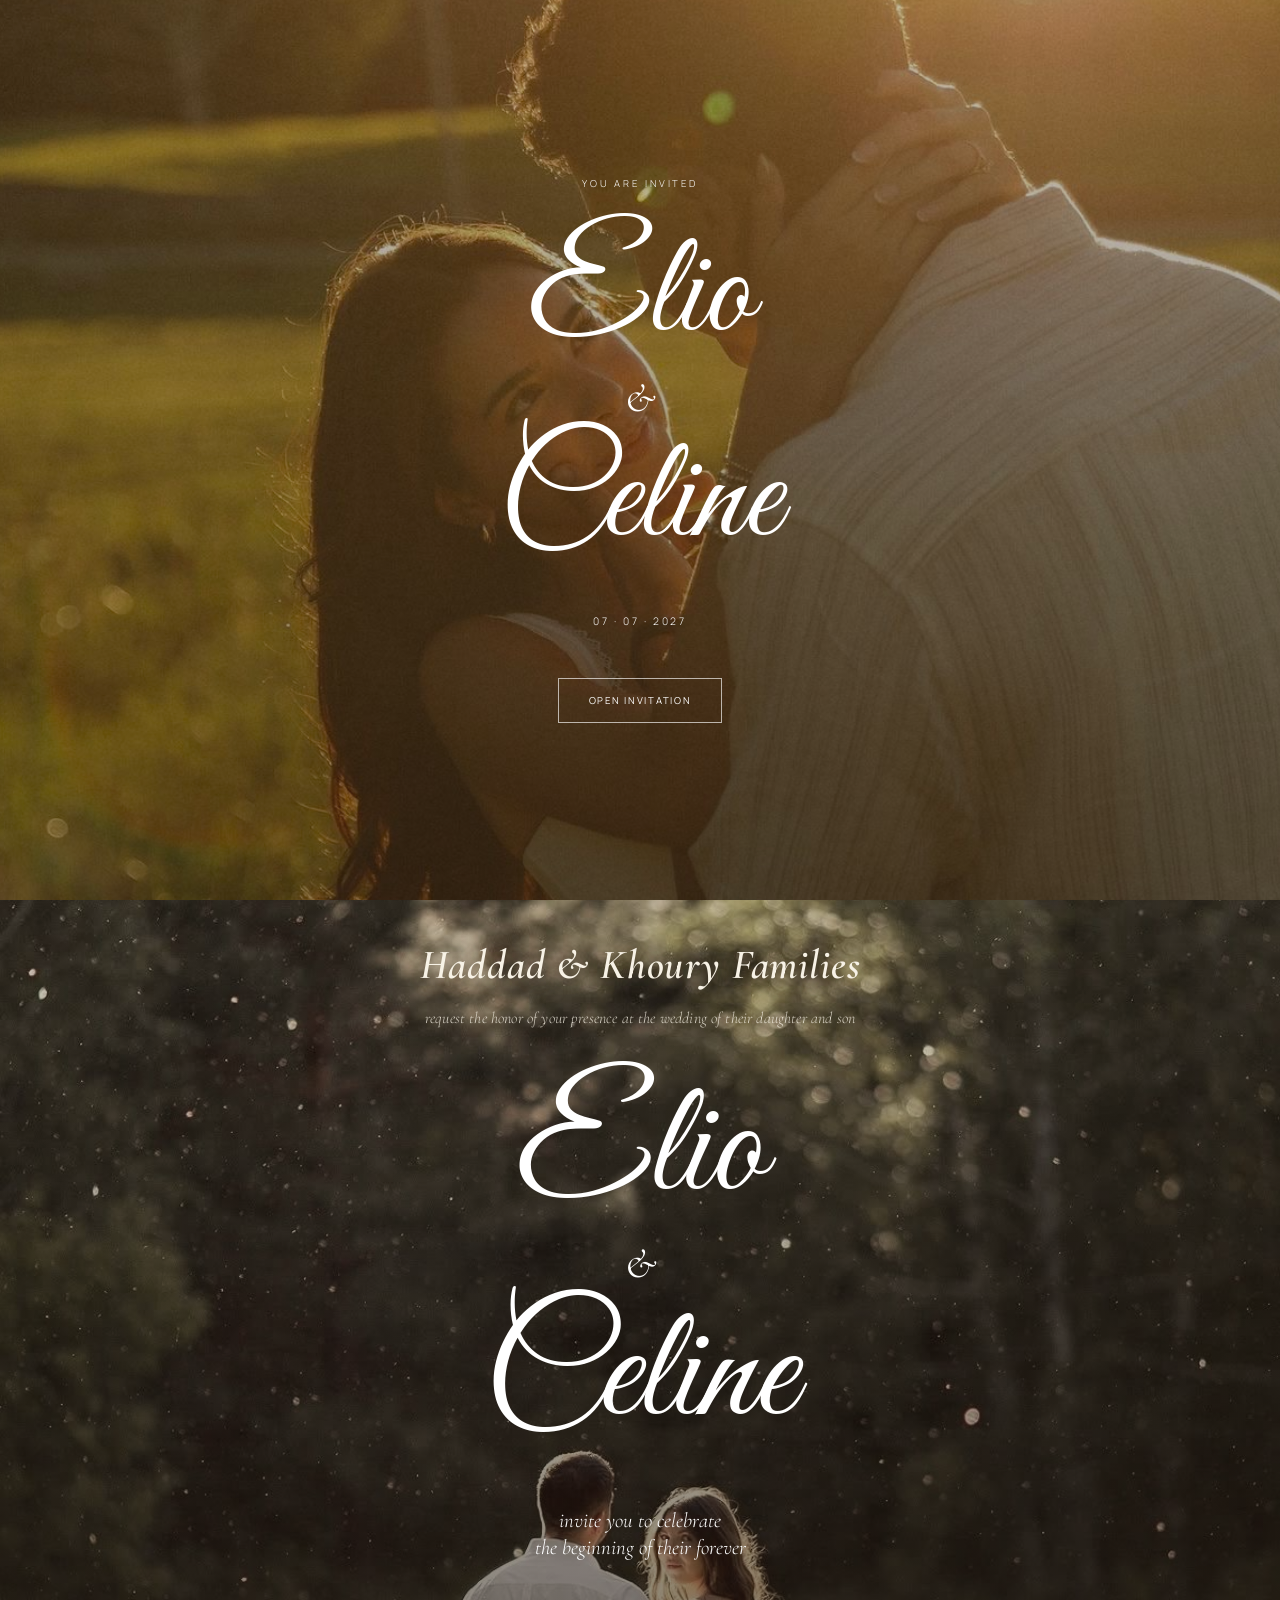
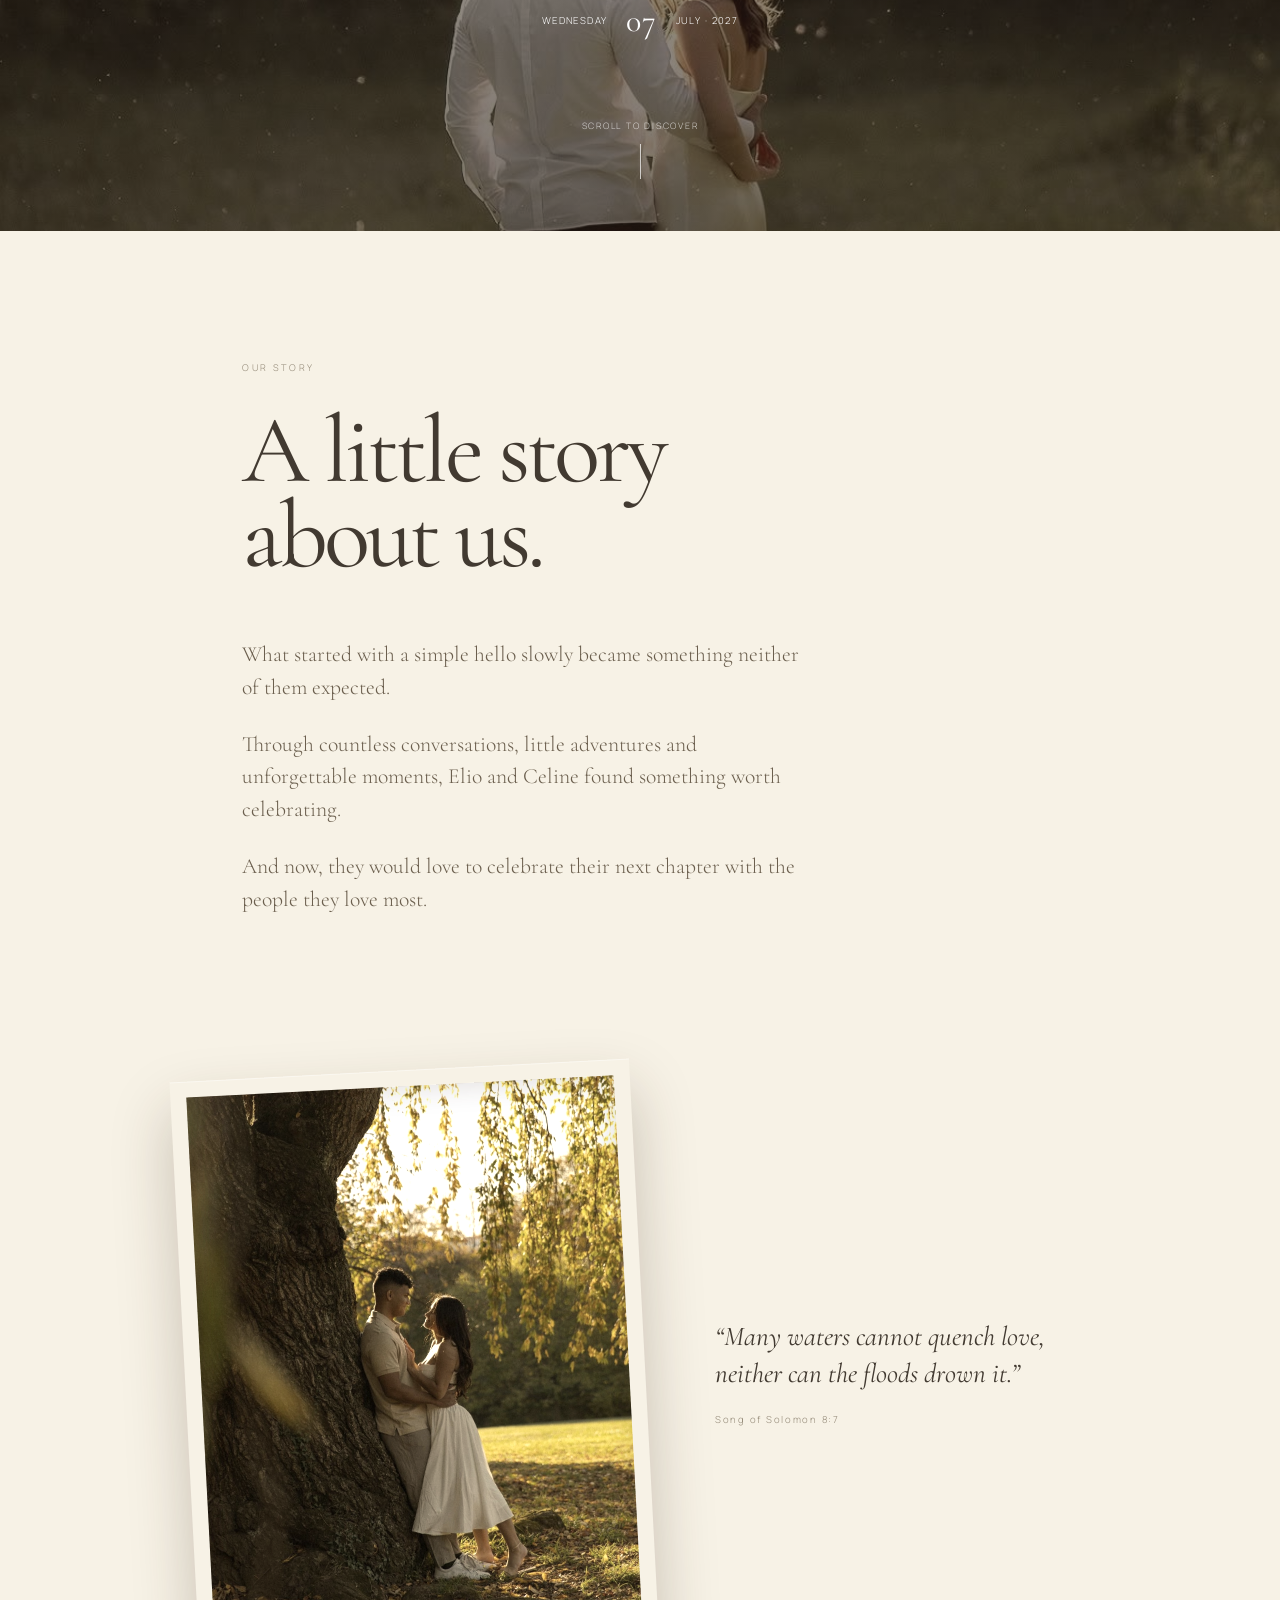
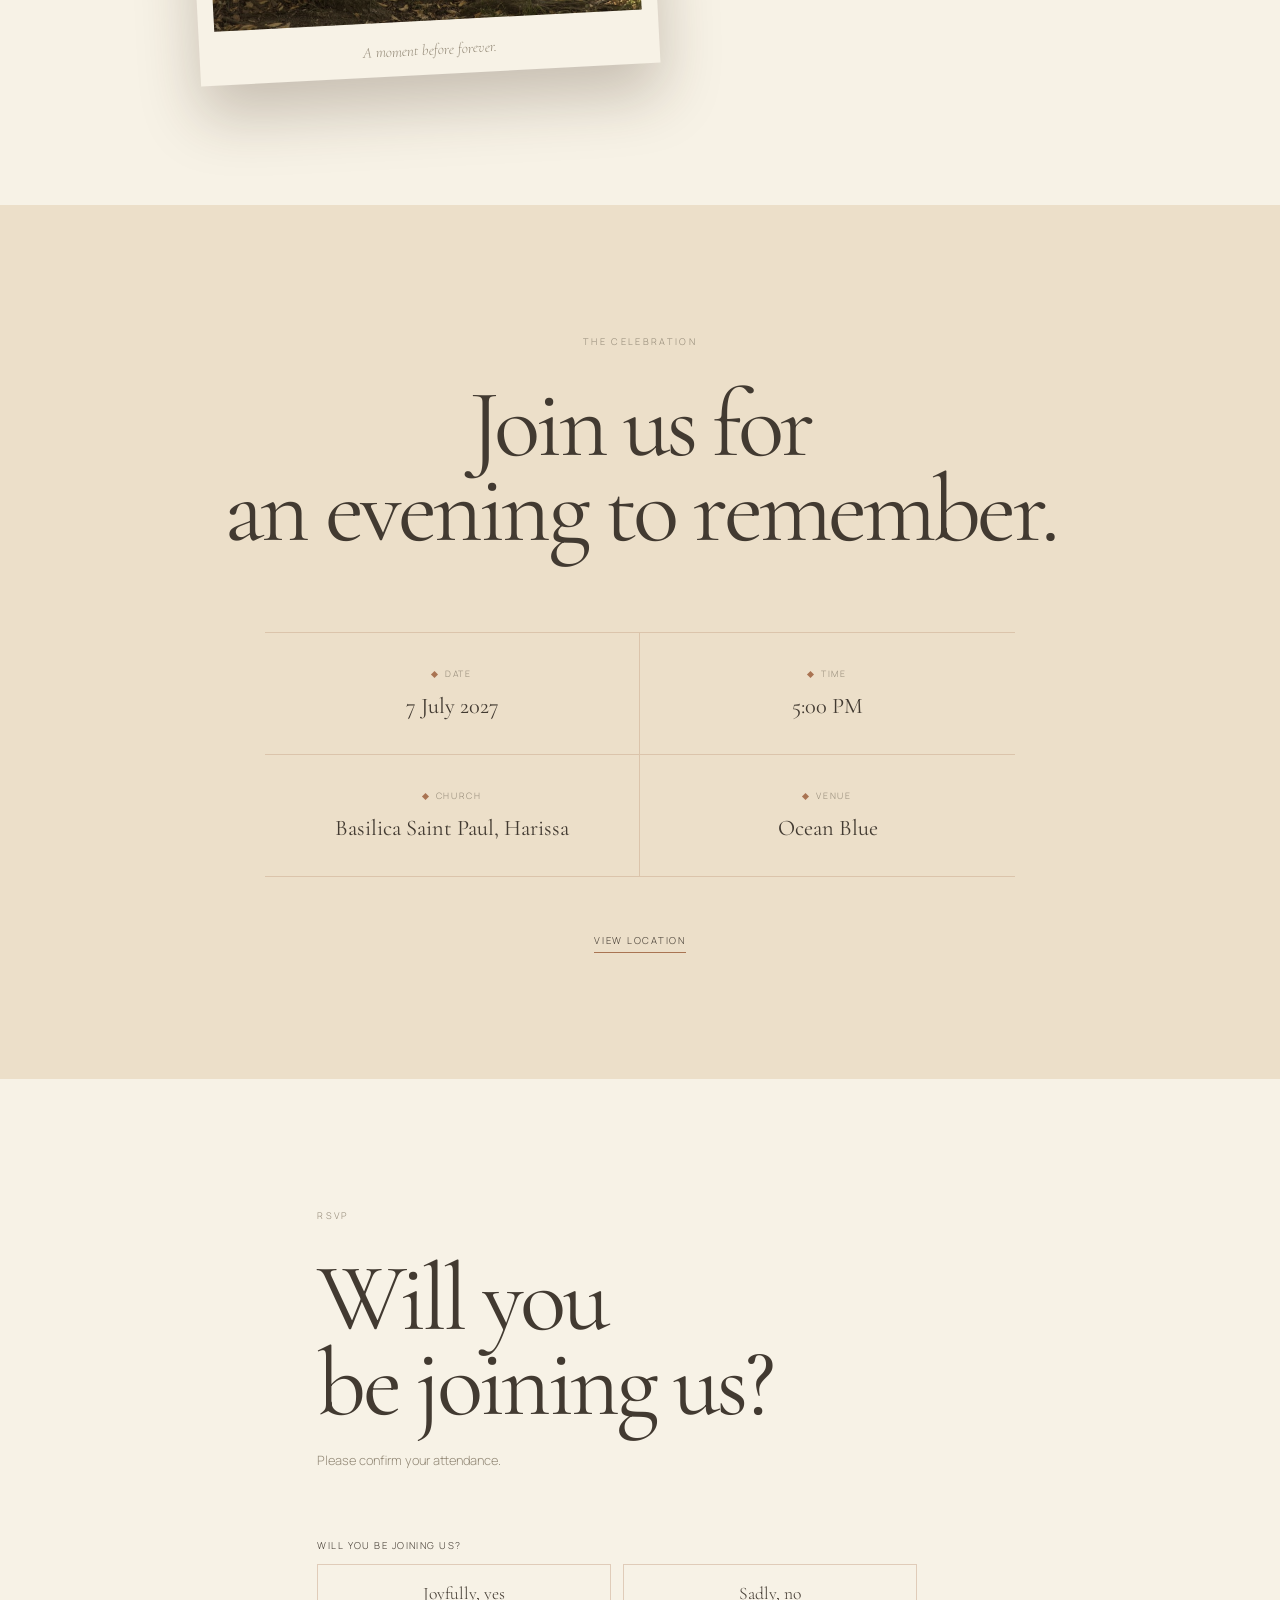
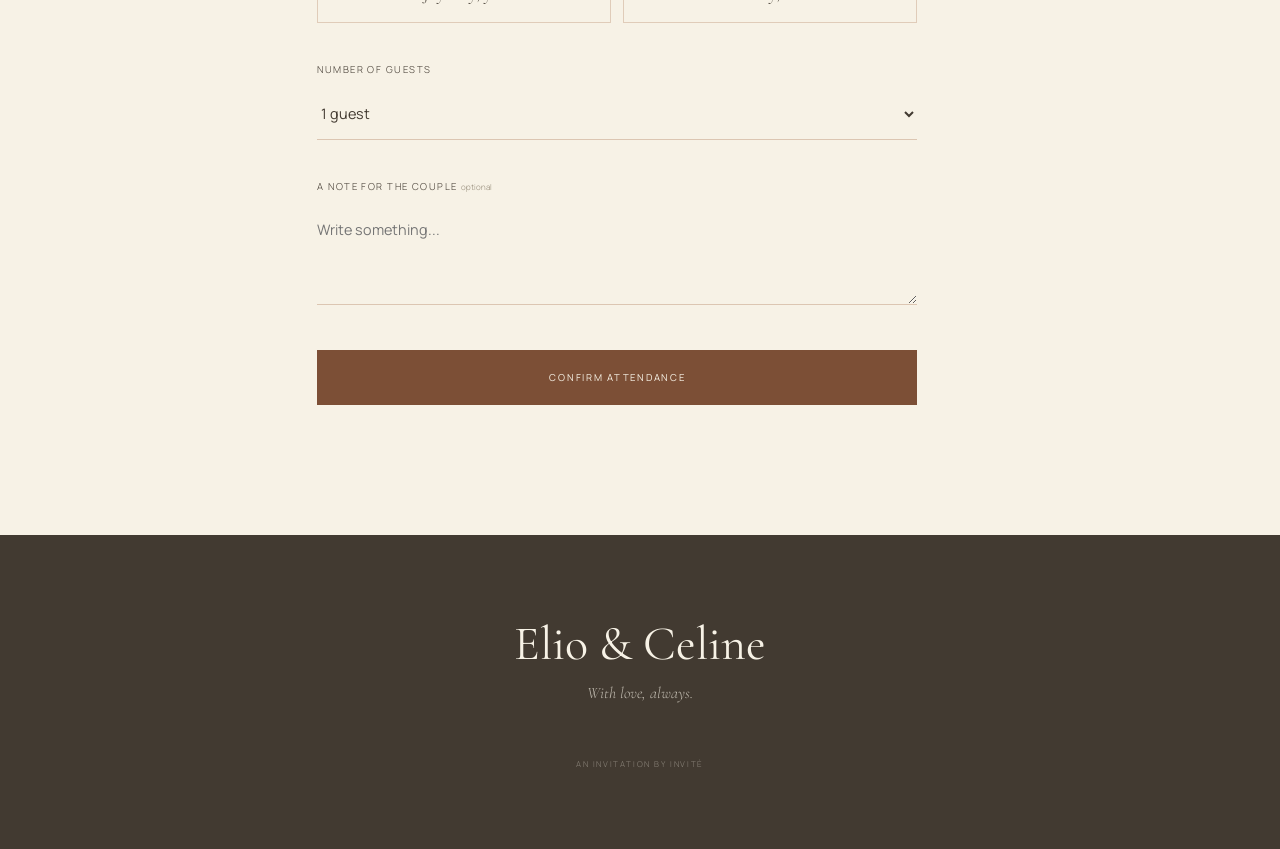
<file: index.html>
<!DOCTYPE html>
<html lang="en">
<head>
    <meta charset="UTF-8">
    <meta name="viewport" content="width=device-width, initial-scale=1.0">
    <title>Elio & Celine | Invitation</title>
    <!-- Fonts -->
    <link rel="preconnect" href="https://fonts.googleapis.com">
    <link rel="preconnect" href="https://fonts.gstatic.com" crossorigin>
    <link href="https://fonts.googleapis.com/css2?family=Cormorant+Garamond:wght@300;400;500;600;700&family=Manrope:wght@300;400;500&family=Great+Vibes&display=swap" rel="stylesheet">
    <link rel="stylesheet" href="style.css">
</head>
<body>
    <!-- =========================
         OPENING
    ========================== -->
    <section class="opening" id="opening">
        <!-- Couple photo behind the curtains -->
        <div class="opening-photo"></div>
        <!-- Dark cinematic overlay -->
        <div class="opening-overlay"></div>
        <!-- Floating petals, confined to this screen only -->
        <div class="petals" aria-hidden="true">
            <span class="petal"></span>
            <span class="petal"></span>
            <span class="petal"></span>
            <span class="petal"></span>
            <span class="petal"></span>
            <span class="petal"></span>
        </div>
        <!-- Personalized greeting, filled in from the invite link -->
        <p class="guest-name" id="guestName"></p>
        <!-- Curtains -->
        <div class="curtain curtain-left"></div>
        <div class="curtain curtain-right"></div>
        <!-- Opening text -->
        <div class="opening-content">
            <p class="opening-small">
                You are invited
            </p>
            <h1>
                Elio <span>&</span> Celine
            </h1>
            <p class="opening-date">
                07 · 07 · 2027
            </p>
            <button id="enterButton">
                Open invitation
            </button>
        </div>
    </section>
    <!-- =========================
         MUSIC
    ========================== -->
    <audio id="music" loop>
        <source src="music.mp3" type="audio/mpeg">
    </audio>
    <!-- =========================
         MAIN INVITATION
    ========================== -->
    <main id="invitation">
        <!-- HERO -->
        <section class="hero">
            <div class="hero-image"></div>
            <div class="hero-overlay"></div>
            <div class="hero-content">
                <p class="family-names">
                    Haddad &amp; Khoury Families
                </p>
                <p class="family-invite">
                    request the honor of your presence at
                    the wedding of their daughter and son
                </p>
                <h2>
                    Elio
                    <span>&</span>
                    Celine
                </h2>
                <p class="invitation-line">
                    invite you to celebrate<br>
                    the beginning of their forever
                </p>
                <div class="hero-date">
                    <span>Wednesday</span>
                    <strong>07</strong>
                    <span>July · 2027</span>
                </div>
                <div class="scroll">
                    Scroll to discover
                    <span></span>
                </div>
            </div>
        </section>
        <!-- =========================
             STORY
        ========================== -->
        <section class="story section">
            <p class="section-label">
                Our story
            </p>
            <h2>
                A little story<br>
                about us.
            </h2>
            <div class="story-copy">
                <p>
                    What started with a simple hello slowly became
                    something neither of them expected.
                </p>
                <p>
                    Through countless conversations, little adventures
                    and unforgettable moments, Elio and Celine found
                    something worth celebrating.
                </p>
                <p>
                    And now, they would love to celebrate their next
                    chapter with the people they love most.
                </p>
            </div>
        </section>
        <!-- =========================
             PHOTO
        ========================== -->
        <section class="photo-section">
            <div class="postcard">
                <div class="postcard-photo">
                    <img
                        src="image3.jpg"
                        alt="Elio and Celine"
                    >
                    <span>A moment before forever.</span>
                </div>
                <div class="postcard-quote">
                    <p>
                        “Many waters cannot quench love,
                        neither can the floods drown it.”
                    </p>
                    <cite>Song of Solomon 8:7</cite>
                </div>
            </div>
        </section>
        <!-- =========================
             EVENT
        ========================== -->
        <section class="event section">
            <p class="section-label">
                The celebration
            </p>
            <h2>
                Join us for<br>
                an evening to remember.
            </h2>
            <div class="event-details">
                <div>
                    <span>Date</span>
                    <strong>7 July 2027</strong>
                </div>
                <div>
                    <span>Time</span>
                    <strong>5:00 PM</strong>
                </div>
                <div>
                    <span>Church</span>
                    <strong>Basilica Saint Paul, Harissa</strong>
                </div>
                <div>
                    <span>Venue</span>
                    <strong>Ocean Blue</strong>
                </div>
            </div>
            <a
                href="https://maps.google.com"
                target="_blank"
                class="location"
            >
                View location
            </a>
        </section>
        <!-- =========================
             RSVP
        ========================== -->
        <section class="rsvp section">
            <p class="section-label">
                RSVP
            </p>
            <h2>
                Will you<br>
                be joining us?
            </h2>
            <p class="rsvp-subtitle">
                Please confirm your attendance.
            </p>
            <form id="rsvpForm">
                <!-- ATTENDANCE -->
                <div class="field">
                    <label>
                        Will you be joining us?
                    </label>
                    <div class="attendance">
                        <label>
                            <input
                                type="radio"
                                name="attendance"
                                value="Yes"
                                required
                            >
                            <span>
                                Joyfully, yes
                            </span>
                        </label>
                        <label>
                            <input
                                type="radio"
                                name="attendance"
                                value="No"
                            >
                            <span>
                                Sadly, no
                            </span>
                        </label>
                    </div>
                </div>
                <!-- NUMBER OF GUESTS -->
                <div class="field">
                    <label for="guests">
                        Number of guests
                    </label>
                    <select id="guests">
                        <option value="1">
                            1 guest
                        </option>
                        <option value="2">
                            2 guests
                        </option>
                        <option value="3">
                            3 guests
                        </option>
                        <option value="4">
                            4 guests
                        </option>
                        <option value="5">
                            5 guests
                        </option>
                    </select>
                </div>
                <!-- MESSAGE -->
                <div class="field">
                    <label for="message">
                        A note for the couple
                        <small>optional</small>
                    </label>
                    <textarea
                        id="message"
                        placeholder="Write something..."
                    ></textarea>
                </div>
                <button
                    type="submit"
                    class="confirm"
                >
                    Confirm attendance
                </button>
            </form>
            <!-- SUCCESS MESSAGE -->
            <div
                class="success"
                id="success"
            >
                <div class="check">
                    ✓
                </div>
                <h3>
                    Thank you.
                </h3>
                <p>
                    Your response has been received.
                    We can't wait to celebrate with you.
                </p>
            </div>
        </section>
        <!-- =========================
             FOOTER
        ========================== -->
        <footer>
            <h3>
                Elio & Celine
            </h3>
            <p>
                With love, always.
            </p>
            <small>
                An invitation by Invité
            </small>
        </footer>
    </main>
    <script src="script.js"></script>
</body>
</html>
</file>
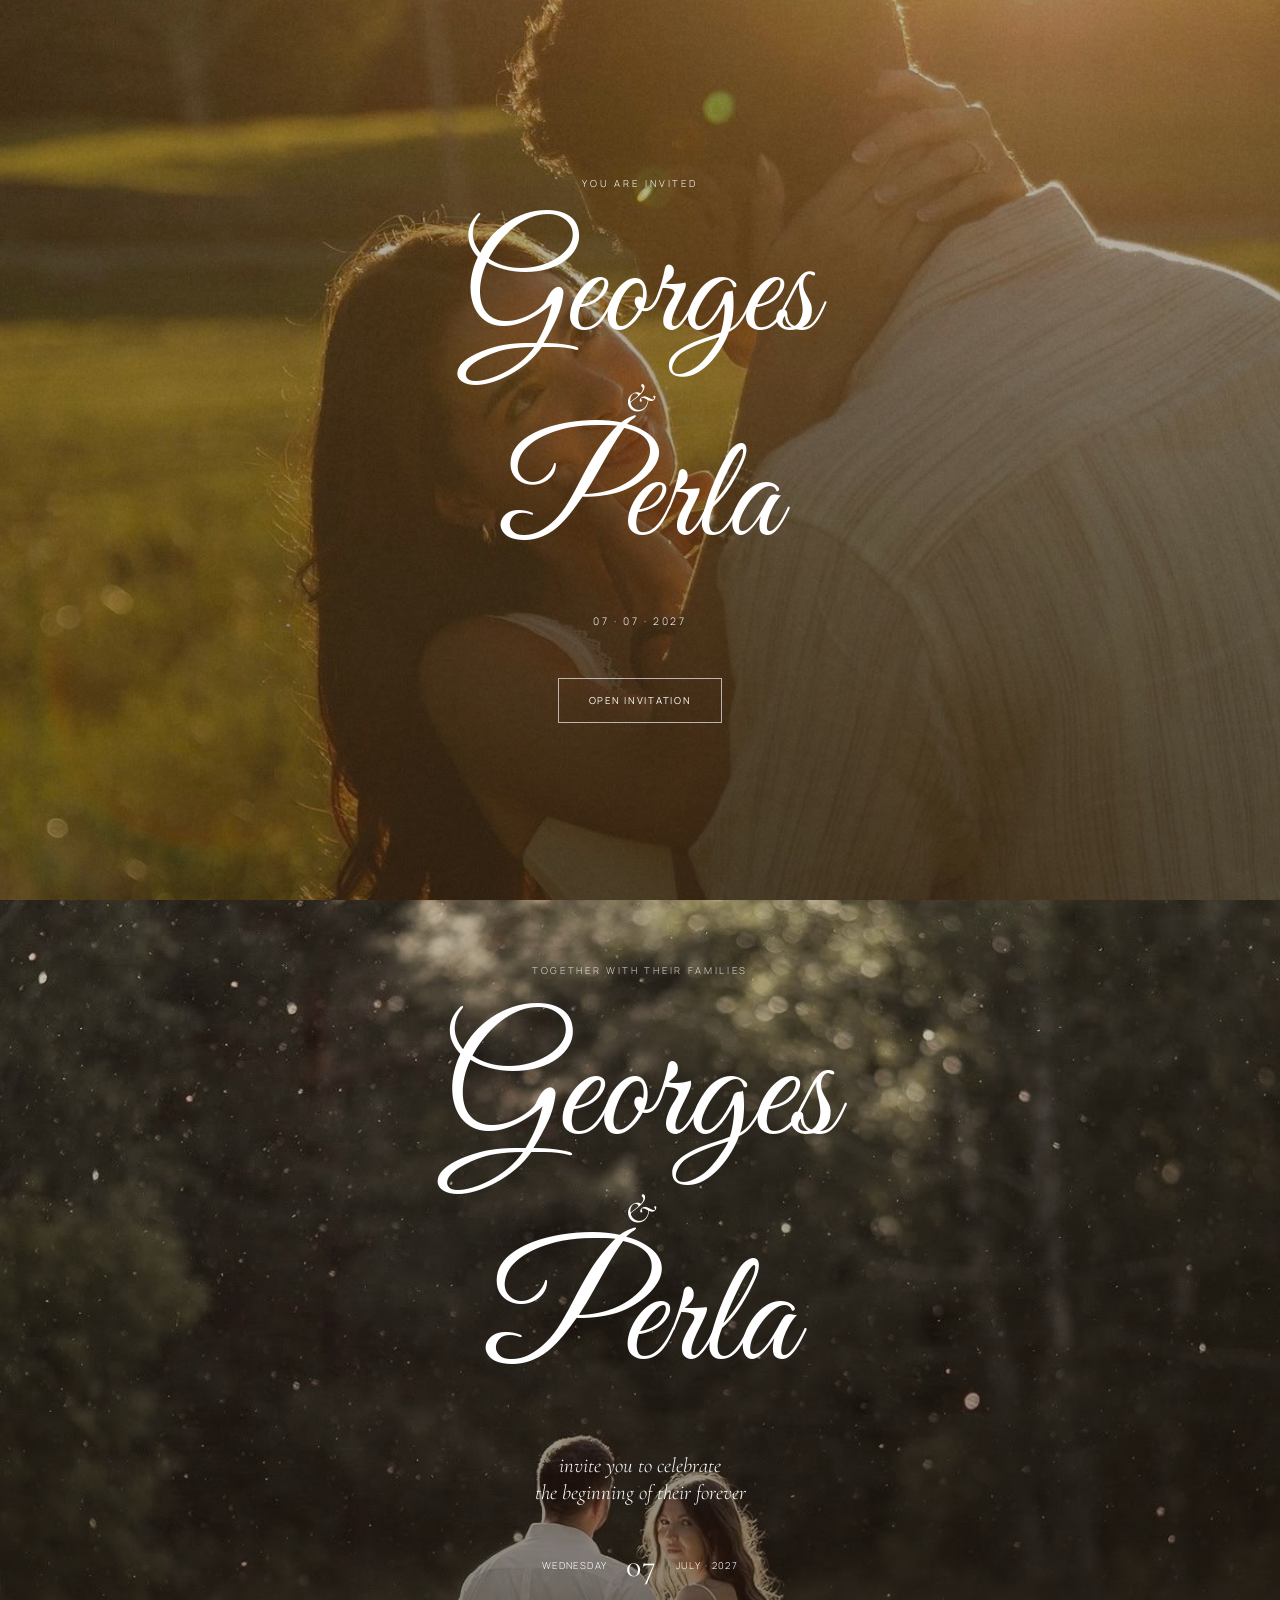
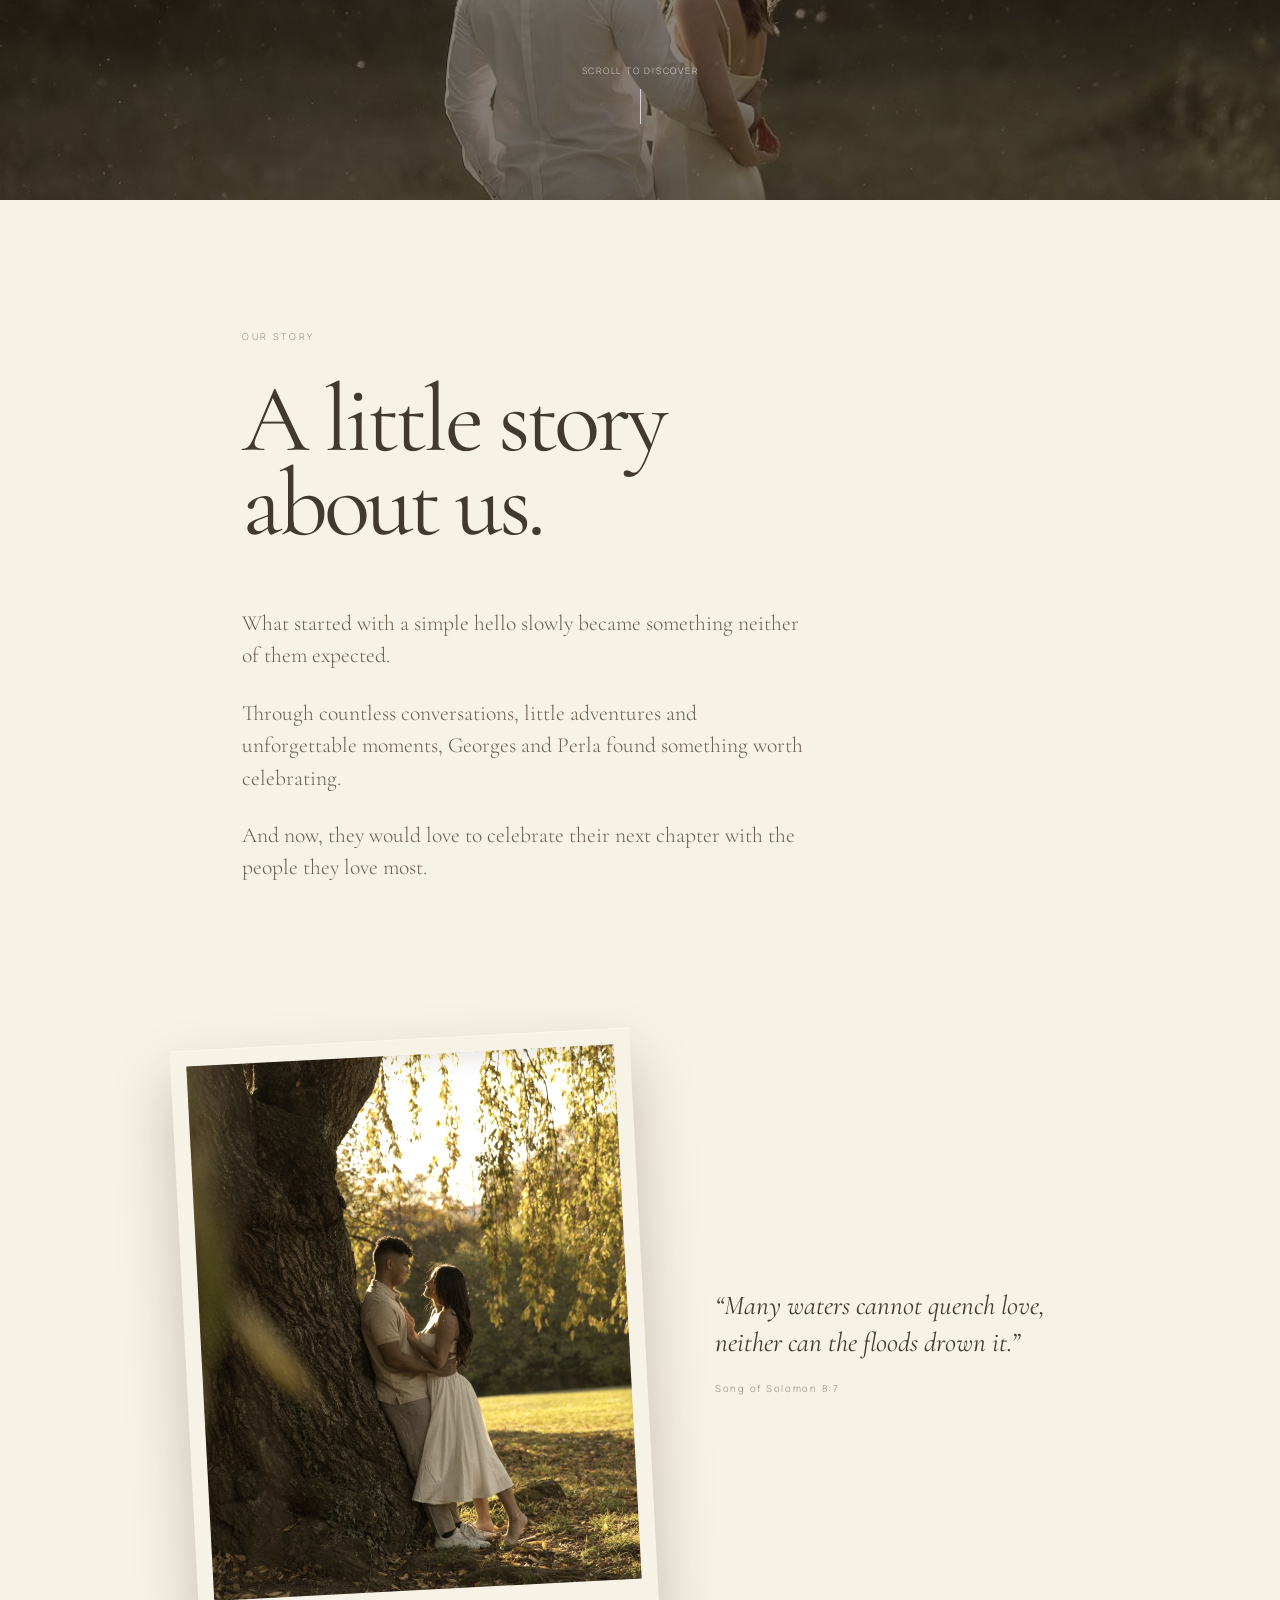
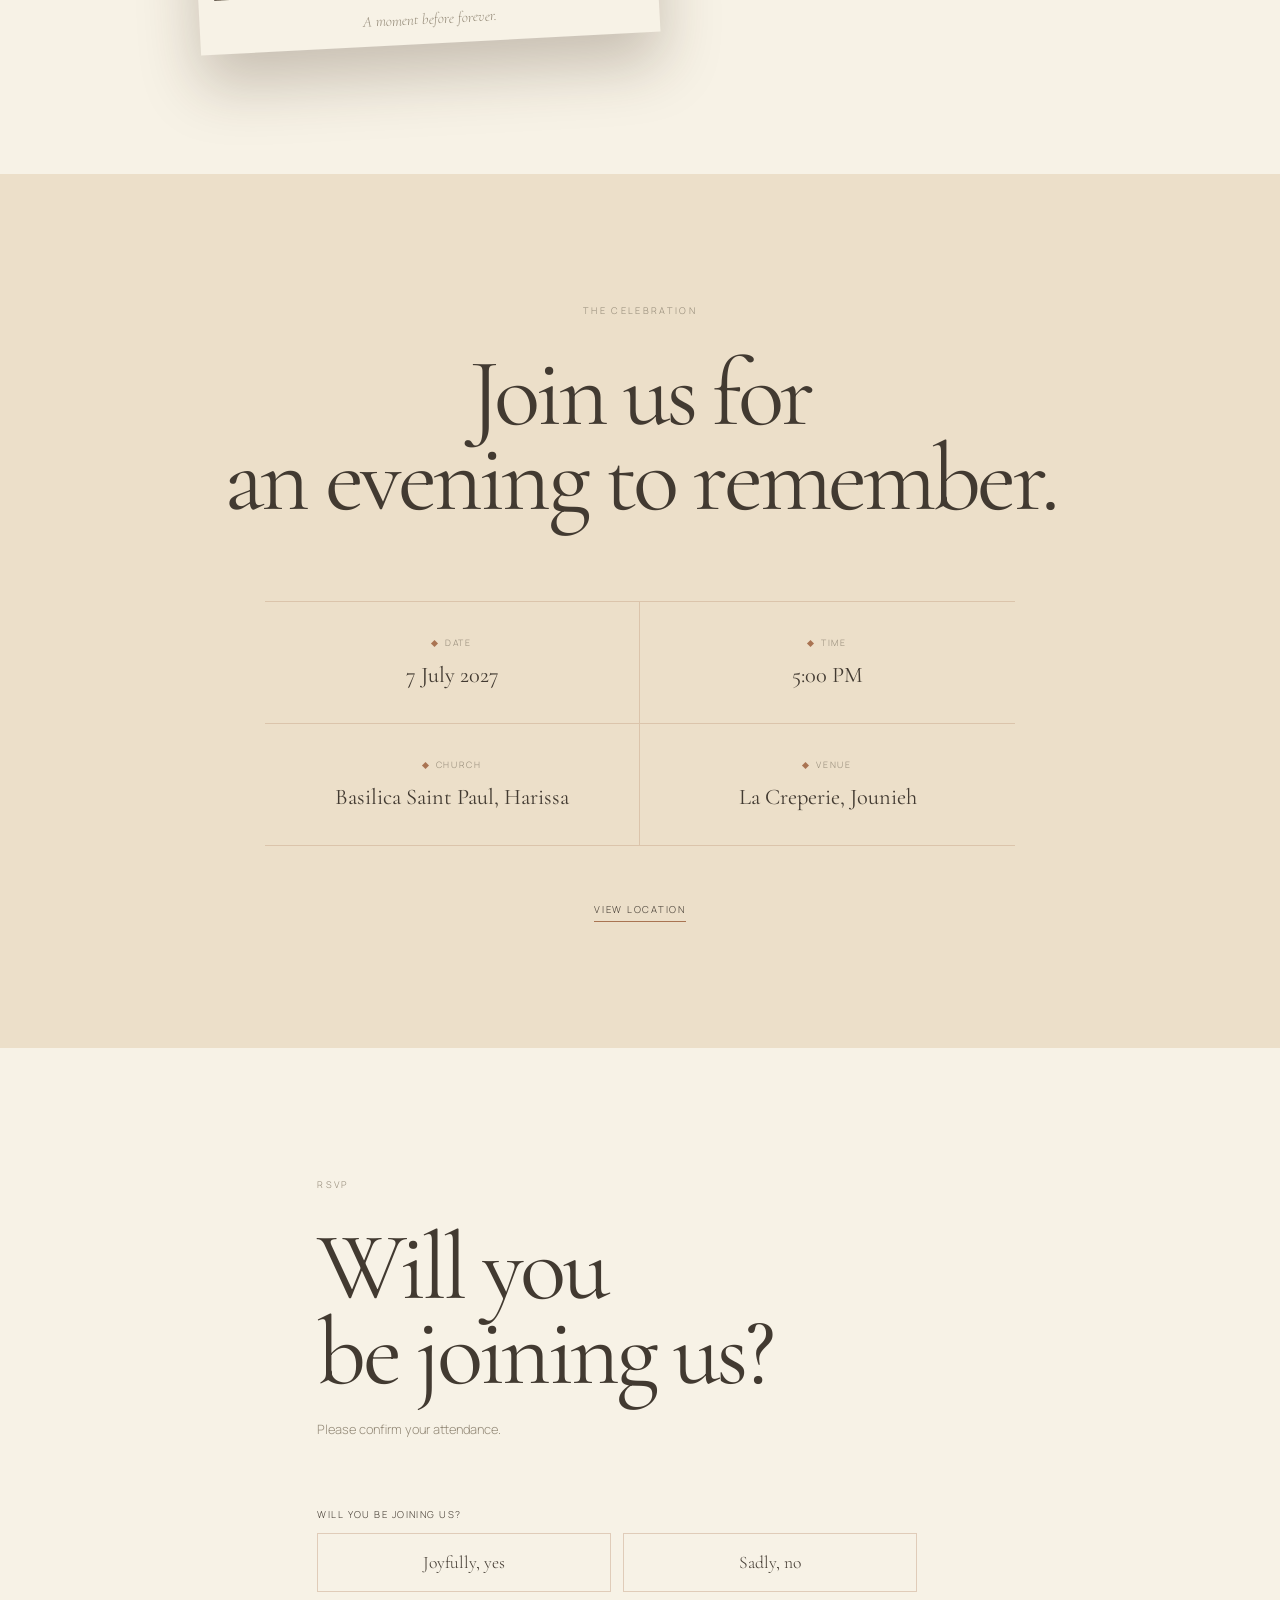
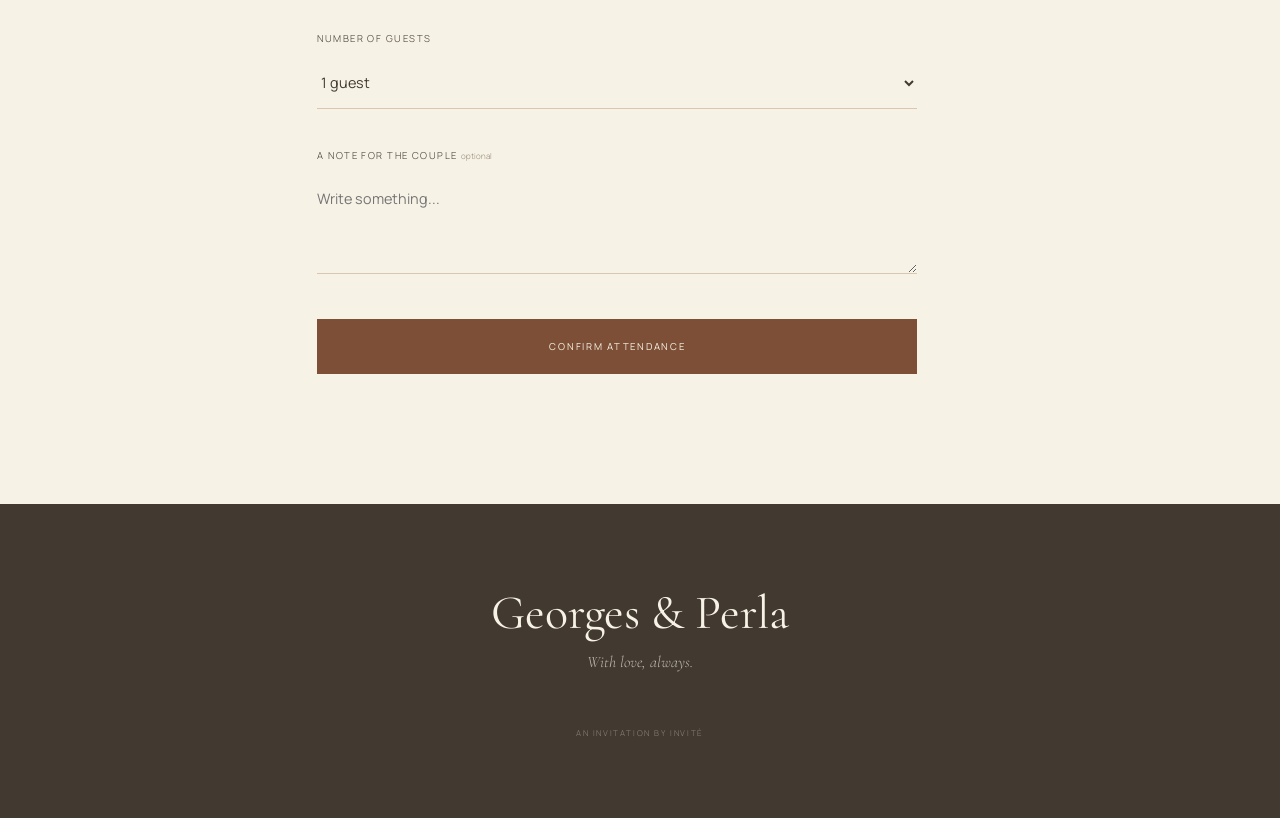
<file: index (2).html>
<!DOCTYPE html>
<html lang="en">
<head>
    <meta charset="UTF-8">
    <meta name="viewport" content="width=device-width, initial-scale=1.0">
    <title>Georges & Perla | Invitation</title>
    <!-- Fonts -->
    <link rel="preconnect" href="https://fonts.googleapis.com">
    <link rel="preconnect" href="https://fonts.gstatic.com" crossorigin>
    <link href="https://fonts.googleapis.com/css2?family=Cormorant+Garamond:wght@300;400;500;600;700&family=Manrope:wght@300;400;500&family=Great+Vibes&display=swap" rel="stylesheet">
    <link rel="stylesheet" href="style.css">
</head>
<body>
    <!-- =========================
         OPENING
    ========================== -->
    <section class="opening" id="opening">
        <!-- Couple photo behind the curtains -->
        <div class="opening-photo"></div>
        <!-- Dark cinematic overlay -->
        <div class="opening-overlay"></div>
        <!-- Floating petals, confined to this screen only -->
        <div class="petals" aria-hidden="true">
            <span class="petal"></span>
            <span class="petal"></span>
            <span class="petal"></span>
            <span class="petal"></span>
            <span class="petal"></span>
            <span class="petal"></span>
        </div>
        <!-- Personalized greeting, filled in from the invite link -->
        <p class="guest-name" id="guestName"></p>
        <!-- Curtains -->
        <div class="curtain curtain-left"></div>
        <div class="curtain curtain-right"></div>
        <!-- Opening text -->
        <div class="opening-content">
            <p class="opening-small">
                You are invited
            </p>
            <h1>
                Georges <span>&</span> Perla
            </h1>
            <p class="opening-date">
                07 · 07 · 2027
            </p>
            <button id="enterButton">
                Open invitation
            </button>
        </div>
    </section>
    <!-- =========================
         MUSIC
    ========================== -->
    <audio id="music" loop>
        <source src="music.mp3" type="audio/mpeg">
    </audio>
    <!-- =========================
         MAIN INVITATION
    ========================== -->
    <main id="invitation">
        <!-- HERO -->
        <section class="hero">
            <div class="hero-image"></div>
            <div class="hero-overlay"></div>
            <div class="hero-content">
                <p class="eyebrow">
                    Together with their families
                </p>
                <h2>
                    Georges
                    <span>&</span>
                    Perla
                </h2>
                <p class="invitation-line">
                    invite you to celebrate<br>
                    the beginning of their forever
                </p>
                <div class="hero-date">
                    <span>Wednesday</span>
                    <strong>07</strong>
                    <span>July · 2027</span>
                </div>
                <div class="scroll">
                    Scroll to discover
                    <span></span>
                </div>
            </div>
        </section>
        <!-- =========================
             STORY
        ========================== -->
        <section class="story section">
            <p class="section-label">
                Our story
            </p>
            <h2>
                A little story<br>
                about us.
            </h2>
            <div class="story-copy">
                <p>
                    What started with a simple hello slowly became
                    something neither of them expected.
                </p>
                <p>
                    Through countless conversations, little adventures
                    and unforgettable moments, Georges and Perla found
                    something worth celebrating.
                </p>
                <p>
                    And now, they would love to celebrate their next
                    chapter with the people they love most.
                </p>
            </div>
        </section>
        <!-- =========================
             PHOTO
        ========================== -->
        <section class="photo-section">
            <div class="postcard">
                <div class="postcard-photo">
                    <img
                        src="image3.jpg"
                        alt="Georges and Perla"
                    >
                    <span>A moment before forever.</span>
                </div>
                <div class="postcard-quote">
                    <p>
                        “Many waters cannot quench love,
                        neither can the floods drown it.”
                    </p>
                    <cite>Song of Solomon 8:7</cite>
                </div>
            </div>
        </section>
        <!-- =========================
             EVENT
        ========================== -->
        <section class="event section">
            <p class="section-label">
                The celebration
            </p>
            <h2>
                Join us for<br>
                an evening to remember.
            </h2>
            <div class="event-details">
                <div>
                    <span>Date</span>
                    <strong>7 July 2027</strong>
                </div>
                <div>
                    <span>Time</span>
                    <strong>5:00 PM</strong>
                </div>
                <div>
                    <span>Church</span>
                    <strong>Basilica Saint Paul, Harissa</strong>
                </div>
                <div>
                    <span>Venue</span>
                    <strong>La Creperie, Jounieh</strong>
                </div>
            </div>
            <a
                href="https://maps.google.com"
                target="_blank"
                class="location"
            >
                View location
            </a>
        </section>
        <!-- =========================
             RSVP
        ========================== -->
        <section class="rsvp section">
            <p class="section-label">
                RSVP
            </p>
            <h2>
                Will you<br>
                be joining us?
            </h2>
            <p class="rsvp-subtitle">
                Please confirm your attendance.
            </p>
            <form id="rsvpForm">
                <!-- ATTENDANCE -->
                <div class="field">
                    <label>
                        Will you be joining us?
                    </label>
                    <div class="attendance">
                        <label>
                            <input
                                type="radio"
                                name="attendance"
                                value="Yes"
                                required
                            >
                            <span>
                                Joyfully, yes
                            </span>
                        </label>
                        <label>
                            <input
                                type="radio"
                                name="attendance"
                                value="No"
                            >
                            <span>
                                Sadly, no
                            </span>
                        </label>
                    </div>
                </div>
                <!-- NUMBER OF GUESTS -->
                <div class="field">
                    <label for="guests">
                        Number of guests
                    </label>
                    <select id="guests">
                        <option value="1">
                            1 guest
                        </option>
                        <option value="2">
                            2 guests
                        </option>
                        <option value="3">
                            3 guests
                        </option>
                        <option value="4">
                            4 guests
                        </option>
                        <option value="5">
                            5 guests
                        </option>
                    </select>
                </div>
                <!-- MESSAGE -->
                <div class="field">
                    <label for="message">
                        A note for the couple
                        <small>optional</small>
                    </label>
                    <textarea
                        id="message"
                        placeholder="Write something..."
                    ></textarea>
                </div>
                <button
                    type="submit"
                    class="confirm"
                >
                    Confirm attendance
                </button>
            </form>
            <!-- SUCCESS MESSAGE -->
            <div
                class="success"
                id="success"
            >
                <div class="check">
                    ✓
                </div>
                <h3>
                    Thank you.
                </h3>
                <p>
                    Your response has been received.
                    We can't wait to celebrate with you.
                </p>
            </div>
        </section>
        <!-- =========================
             FOOTER
        ========================== -->
        <footer>
            <h3>
                Georges & Perla
            </h3>
            <p>
                With love, always.
            </p>
            <small>
                An invitation by Invité
            </small>
        </footer>
    </main>
    <script src="script.js"></script>
</body>
</html>
</file>
<file: style.css>
:root {
    --cream: #f7f2e6;
    --paper: #ecdfc9;
    --dark: #423a31;
    --muted: #948a78;
    --clay: #a97452;
    --clay-deep: #7c4f36;
    --serif: "Cormorant Garamond", serif;
    --script: "Great Vibes", cursive;
    --sans: "Manrope", sans-serif;
}
* {
    margin: 0;
    padding: 0;
    box-sizing: border-box;
}
html {
    scroll-behavior: smooth;
}
body {
    background: var(--cream);
    color: var(--dark);
    font-family: var(--sans);
    font-weight: 300;
}
/* =================================
   OPENING
================================= */
.opening {
    position: relative;
    width: 100%;
    height: 100svh;
    overflow: hidden;
    background: #2b2016;
}
/* Couple photo */
.opening-photo {
    position: absolute;
    inset: 0;
    background-image: url("image1.jpg");
    background-size: cover;
    background-position: center;
    transform: scale(1.05);
    animation: photoBreath 12s ease-in-out infinite alternate;
}
@keyframes photoBreath {
    from {
        transform: scale(1.05);
    }
    to {
        transform: scale(1.12);
    }
}
/* Dark overlay */
.opening-overlay {
    position: absolute;
    inset: 0;
    background:
        linear-gradient(
            rgba(40, 28, 18, .28),
            rgba(40, 28, 18, .52)
        );
}
/* =================================
   FLOATING PETALS
   A quiet nod to the reference site —
   kept to this one screen only.
================================= */
.petals {
    position: absolute;
    inset: 0;
    z-index: 3;
    overflow: hidden;
    pointer-events: none;
}
.petal {
    position: absolute;
    bottom: -5%;
    width: 10px;
    height: 12px;
    background: var(--cream);
    opacity: 0;
    border-radius: 50% 0 50% 50%;
    filter: blur(.3px);
    animation: petalFloat 18s ease-in infinite;
}
.petal:nth-child(1) { left: 10%;  width: 8px;  height: 10px; animation-duration: 16s; animation-delay: 0s;  }
.petal:nth-child(2) { left: 27%;  width: 12px; height: 14px; animation-duration: 21s; animation-delay: 3s;  background: var(--paper); }
.petal:nth-child(3) { left: 46%;  width: 9px;  height: 11px; animation-duration: 19s; animation-delay: 7s;  }
.petal:nth-child(4) { left: 64%;  width: 11px; height: 13px; animation-duration: 23s; animation-delay: 1.5s; background: var(--paper); }
.petal:nth-child(5) { left: 79%;  width: 8px;  height: 10px; animation-duration: 17s; animation-delay: 5s;  }
.petal:nth-child(6) { left: 91%;  width: 10px; height: 12px; animation-duration: 20s; animation-delay: 9s;  background: var(--paper); }
@keyframes petalFloat {
    0% {
        transform: translate(0, 0) rotate(0deg);
        opacity: 0;
    }
    10% {
        opacity: .55;
    }
    50% {
        transform: translate(30px, -55vh) rotate(180deg);
    }
    90% {
        opacity: .35;
    }
    100% {
        transform: translate(-15px, -105vh) rotate(320deg);
        opacity: 0;
    }
}
/* =================================
   GUEST GREETING
================================= */
.guest-name {
    position: absolute;
    top: 55px;
    left: 20px;
    right: 20px;
    z-index: 10;
    text-align: center;
    color: white;
    font-family: var(--serif);
    font-style: italic;
    font-weight: 400;
    font-size: clamp(1.5rem, 5vw, 2.4rem);
    letter-spacing: .01em;
    text-shadow: 0 4px 30px rgba(50, 34, 20, .6);
    opacity: 0;
    transform: translateY(-16px) scale(.94);
    transition:
        opacity 1.8s ease .7s,
        transform 1.8s cubic-bezier(.16,.8,.3,1) .7s;
}
.guest-name.show {
    opacity: 1;
    transform: translateY(0) scale(1);
}
@media (max-width: 600px) {
    .guest-name {
        top: 35px;
        font-size: clamp(1.15rem, 6vw, 1.6rem);
    }
}
/* =================================
   CURTAINS
================================= */
.curtain {
    position: absolute;
    top: 0;
    width: 52%;
    height: 100%;
    z-index: 5;
    background:
        linear-gradient(
            90deg,
            rgba(0,0,0,.2),
            transparent 20%,
            rgba(255,240,225,.06) 50%,
            transparent 80%,
            rgba(0,0,0,.2)
        ),
        linear-gradient(160deg, var(--clay), var(--clay-deep));
    box-shadow:
        inset 0 0 80px rgba(40,20,10,.4);
}
.curtain-left {
    left: 0;
    transform-origin: left center;
    animation: curtainLeft 2.4s cubic-bezier(.76,0,.24,1) forwards;
}
.curtain-right {
    right: 0;
    transform-origin: right center;
    animation: curtainRight 2.4s cubic-bezier(.76,0,.24,1) forwards;
}
@keyframes curtainLeft {
    to {
        transform: translateX(-100%);
    }
}
@keyframes curtainRight {
    to {
        transform: translateX(100%);
    }
}
/* =================================
   OPENING CONTENT
================================= */
.opening-content {
    position: absolute;
    inset: 0;
    z-index: 10;
    display: flex;
    flex-direction: column;
    align-items: center;
    justify-content: center;
    text-align: center;
    color: white;
    padding: 30px;
    animation: openingText 2s ease forwards;
}
@keyframes openingText {
    0% {
        opacity: 0;
        transform: translateY(15px);
    }
    30% {
        opacity: 1;
    }
    100% {
        opacity: 1;
        transform: translateY(0);
    }
}
.opening-small {
    font-size: .6rem;
    text-transform: uppercase;
    letter-spacing: .3em;
    margin-bottom: 35px;
}
.opening h1 {
    font-family: var(--script);
    font-size: clamp(4.5rem, 17vw, 9rem);
    font-weight: 400;
    line-height: 1;
    letter-spacing: 0;
}
.opening h1 span {
    display: block;
    font-family: var(--serif);
    font-size: .28em;
    margin: 10px 0;
    font-style: italic;
}
.opening-date {
    margin-top: 40px;
    font-size: .65rem;
    letter-spacing: .25em;
}
#enterButton {
    margin-top: 50px;
    padding: 15px 30px;
    background: transparent;
    color: white;
    border: 1px solid rgba(255,255,255,.65);
    font-family: var(--sans);
    font-size: .6rem;
    letter-spacing: .18em;
    text-transform: uppercase;
    cursor: pointer;
    transition: .35s ease;
}
#enterButton:hover {
    background: white;
    color: var(--dark);
}
/* =================================
   MAIN HERO
================================= */
.hero {
    position: relative;
    min-height: 100svh;
    display: flex;
    align-items: center;
    justify-content: center;
    text-align: center;
    color: white;
    overflow: hidden;
}
.hero-image {
    position: absolute;
    inset: 0;
    background-image: url("image2.jpg");
    background-size: cover;
    background-position: center;
    filter: saturate(.8) sepia(.08);
}
.hero-image::after {
    content: "";
    position: absolute;
    inset: 0;
    background:
        linear-gradient(
            rgba(40,28,18,.25),
            rgba(40,28,18,.62)
        );
}
.hero-content {
    position: relative;
    z-index: 2;
    padding: 40px 25px;
}
.eyebrow {
    font-size: .6rem;
    text-transform: uppercase;
    letter-spacing: .28em;
    margin-bottom: 40px;
    opacity: .8;
}
.family-names {
    font-family: var(--serif);
    font-style: italic;
    font-weight: 600;
    font-size: clamp(1.7rem, 5.5vw, 2.6rem);
    letter-spacing: .02em;
    color: var(--cream);
    text-shadow: 0 4px 26px rgba(40, 28, 18, .6);
    margin-bottom: 16px;
}
.family-invite {
    max-width: 440px;
    margin: 0 auto 40px;
    font-family: var(--serif);
    font-style: italic;
    font-size: clamp(.85rem, 2vw, 1rem);
    line-height: 1.6;
    letter-spacing: .01em;
    color: var(--cream);
    text-shadow: 0 2px 16px rgba(40, 28, 18, .5);
    opacity: .8;
}
.hero h2 {
    font-family: var(--script);
    font-size: clamp(5.5rem, 18vw, 10rem);
    font-weight: 400;
    line-height: 1;
    letter-spacing: 0;
}
.hero h2 span {
    display: block;
    font-family: var(--serif);
    font-size: .26em;
    margin: 12px 0;
    font-style: italic;
}
.invitation-line {
    margin-top: 50px;
    font-family: var(--serif);
    font-size: 1.3rem;
    font-style: italic;
    line-height: 1.3;
}
.hero-date {
    display: flex;
    justify-content: center;
    align-items: center;
    gap: 18px;
    margin-top: 40px;
    font-size: .6rem;
    text-transform: uppercase;
    letter-spacing: .15em;
}
.hero-date strong {
    font-family: var(--serif);
    font-size: 2rem;
    font-weight: 400;
}
.scroll {
    margin-top: 80px;
    font-size: .55rem;
    text-transform: uppercase;
    letter-spacing: .2em;
    opacity: .7;
}
.scroll span {
    display: block;
    width: 1px;
    height: 35px;
    background: white;
    margin: 12px auto;
    animation: scrollLine 2s infinite;
}
@keyframes scrollLine {
    50% {
        transform: scaleY(.4);
    }
}
/* =================================
   SECTIONS
================================= */
.section {
    padding: 130px 8vw;
}
.section-label {
    font-size: .58rem;
    text-transform: uppercase;
    letter-spacing: .25em;
    color: var(--muted);
    margin-bottom: 35px;
}
.section h2 {
    font-family: var(--serif);
    font-size: clamp(3.5rem, 8vw, 6rem);
    font-weight: 400;
    line-height: .88;
    letter-spacing: -.04em;
}
/* =================================
   STORY
================================= */
.story {
    max-width: 1000px;
    margin: auto;
}
.story-copy {
    max-width: 570px;
    margin-top: 60px;
}
.story-copy p {
    font-family: var(--serif);
    font-size: 1.35rem;
    line-height: 1.5;
    color: #6b5f4e;
    margin-bottom: 25px;
}
/* =================================
   PHOTO
================================= */
.photo-section {
    padding: 0 7vw 130px;
}
.postcard {
    max-width: 980px;
    margin: auto;
    display: flex;
    align-items: center;
    justify-content: center;
    gap: 70px;
    flex-wrap: wrap;
}
/* Vintage postcard photo */
.postcard-photo {
    position: relative;
    flex: 1 1 380px;
    max-width: 460px;
    background: var(--cream);
    padding: 16px 16px 54px;
    box-shadow:
        0 30px 60px rgba(60,40,25,.25),
        0 1px 0 rgba(255,255,255,.4) inset;
    transform: translateY(50px) rotate(-7deg) scale(.94);
    opacity: 0;
    transition:
        transform 1.3s cubic-bezier(.16,.8,.3,1),
        opacity 1.3s ease;
}
.postcard-photo.in-view {
    opacity: 1;
    transform: translateY(0) rotate(-3deg) scale(1);
}
.postcard-photo.settled {
    animation: postcardFloat 7s ease-in-out infinite;
}
@keyframes postcardFloat {
    0%, 100% {
        transform: translateY(0) rotate(-3deg);
    }
    50% {
        transform: translateY(-8px) rotate(-1.5deg);
    }
}
.postcard-photo::after {
    content: "";
    position: absolute;
    inset: 16px 16px 54px;
    box-shadow: inset 0 0 30px rgba(60,40,25,.18);
    pointer-events: none;
}
.postcard-photo img {
    width: 100%;
    display: block;
    filter: sepia(.35) saturate(.85) contrast(1.05) brightness(1.03);
}
.postcard-photo span {
    position: absolute;
    bottom: 16px;
    left: 0;
    right: 0;
    text-align: center;
    font-family: var(--serif);
    font-style: italic;
    font-size: .95rem;
    color: var(--muted);
}
/* Quote beside the photo */
.postcard-quote {
    flex: 1 1 300px;
    max-width: 380px;
    opacity: 0;
    transform: translateY(30px);
    transition:
        transform 1.3s ease .3s,
        opacity 1.3s ease .3s;
}
.postcard-quote.in-view {
    opacity: 1;
    transform: translateY(0);
}
.postcard-quote p {
    font-family: var(--serif);
    font-size: 1.7rem;
    font-style: italic;
    font-weight: 400;
    line-height: 1.35;
    color: var(--dark);
}
.postcard-quote cite {
    display: block;
    margin-top: 20px;
    font-size: .6rem;
    letter-spacing: .18em;
    color: var(--muted);
    font-style: normal;
}
@media (max-width: 600px) {
    .postcard {
        flex-direction: column;
        gap: 45px;
    }
    .postcard-quote {
        text-align: center;
    }
}
/* =================================
   EVENT
================================= */
.event {
    background: var(--paper);
    text-align: center;
}
.event-details {
    max-width: 750px;
    margin: 80px auto 50px;
    display: grid;
    grid-template-columns: 1fr 1fr;
    border-top: 1px solid rgba(169,116,82,.25);
}
.event-details div {
    padding: 35px 20px;
    border-bottom: 1px solid rgba(169,116,82,.25);
}
.event-details div:nth-child(odd) {
    border-right: 1px solid rgba(169,116,82,.25);
}
.event-details span {
    display: block;
    font-size: .55rem;
    text-transform: uppercase;
    letter-spacing: .2em;
    color: var(--muted);
    margin-bottom: 12px;
}
.event-details span::before {
    content: "";
    display: inline-block;
    width: 5px;
    height: 5px;
    margin-right: 8px;
    background: var(--clay);
    transform: rotate(45deg);
    vertical-align: middle;
}
.event-details strong {
    font-family: var(--serif);
    font-size: 1.4rem;
    font-weight: 400;
    color: var(--dark);
}
.location {
    color: var(--dark);
    text-decoration: none;
    border-bottom: 1px solid var(--clay);
    padding-bottom: 5px;
    font-size: .6rem;
    text-transform: uppercase;
    letter-spacing: .18em;
}
/* =================================
   RSVP
================================= */
.rsvp {
    max-width: 850px;
    margin: auto;
}
.rsvp-subtitle {
    margin-top: 25px;
    color: var(--muted);
    font-size: .8rem;
}
#rsvpForm {
    max-width: 600px;
    margin-top: 70px;
}
.field {
    margin-bottom: 40px;
}
.field > label {
    display: block;
    font-size: .6rem;
    text-transform: uppercase;
    letter-spacing: .15em;
    margin-bottom: 12px;
    color: var(--dark);
}
.field small {
    color: var(--muted);
    text-transform: none;
    letter-spacing: 0;
}
input[type="text"],
select,
textarea {
    width: 100%;
    padding: 15px 0;
    border: none;
    border-bottom: 1px solid rgba(169,116,82,.35);
    background: transparent;
    outline: none;
    font-family: var(--sans);
    font-size: .9rem;
    color: var(--dark);
    transition: border-color .3s ease;
}
input[type="text"]:focus,
select:focus,
textarea:focus {
    border-bottom-color: var(--clay);
}
textarea {
    min-height: 100px;
    resize: vertical;
}
/* RSVP choices */
.attendance {
    display: flex;
    gap: 12px;
}
.attendance label {
    flex: 1;
    cursor: pointer;
}
.attendance input {
    display: none;
}
.attendance span {
    display: block;
    padding: 18px;
    border: 1px solid rgba(169,116,82,.3);
    text-align: center;
    font-family: var(--serif);
    font-size: 1.1rem;
    transition: .3s ease;
}
.attendance input:checked + span {
    background: var(--clay-deep);
    color: var(--cream);
    border-color: var(--clay-deep);
}
/* Confirm */
.confirm {
    width: 100%;
    padding: 20px;
    background: var(--clay-deep);
    border: 1px solid var(--clay-deep);
    color: var(--cream);
    font-family: var(--sans);
    font-size: .6rem;
    text-transform: uppercase;
    letter-spacing: .18em;
    cursor: pointer;
    transition: .3s ease;
}
.confirm:hover {
    background: transparent;
    color: var(--clay-deep);
}
/* Success */
.success {
    display: none;
    text-align: center;
    padding: 80px 0;
}
.success.show {
    display: block;
}
.check {
    width: 50px;
    height: 50px;
    border: 1px solid var(--clay-deep);
    color: var(--clay-deep);
    border-radius: 50%;
    display: flex;
    align-items: center;
    justify-content: center;
    margin: auto auto 25px;
}
.success h3 {
    font-family: var(--serif);
    font-size: 3rem;
    font-weight: 400;
}
.success p {
    max-width: 350px;
    margin: 15px auto;
    color: var(--muted);
    line-height: 1.6;
}
/* =================================
   FOOTER
================================= */
footer {
    padding: 80px 20px;
    text-align: center;
    background: var(--dark);
    color: var(--cream);
}
footer h3 {
    font-family: var(--serif);
    font-size: 3rem;
    font-weight: 400;
}
footer p {
    margin-top: 10px;
    font-family: var(--serif);
    font-style: italic;
    opacity: .7;
}
footer small {
    display: block;
    margin-top: 55px;
    font-size: .5rem;
    text-transform: uppercase;
    letter-spacing: .2em;
    opacity: .4;
}
/* =================================
   MOBILE
================================= */
@media (max-width: 600px) {
    .section {
        padding: 100px 8vw;
    }
    .event-details {
        grid-template-columns: 1fr;
    }
    .event-details div:nth-child(odd) {
        border-right: none;
    }
    .attendance {
        flex-direction: column;
    }
    .hero h2 {
        font-size: 6rem;
    }
}
.opening.hide {
    opacity: 0;
    pointer-events: none;
    transition: opacity 1.2s ease;
}
/* =================================
   ACCESSIBILITY
================================= */
@media (prefers-reduced-motion: reduce) {
    .opening-photo,
    .petal,
    .postcard-photo.settled,
    .scroll span {
        animation: none !important;
    }
}
</file>
